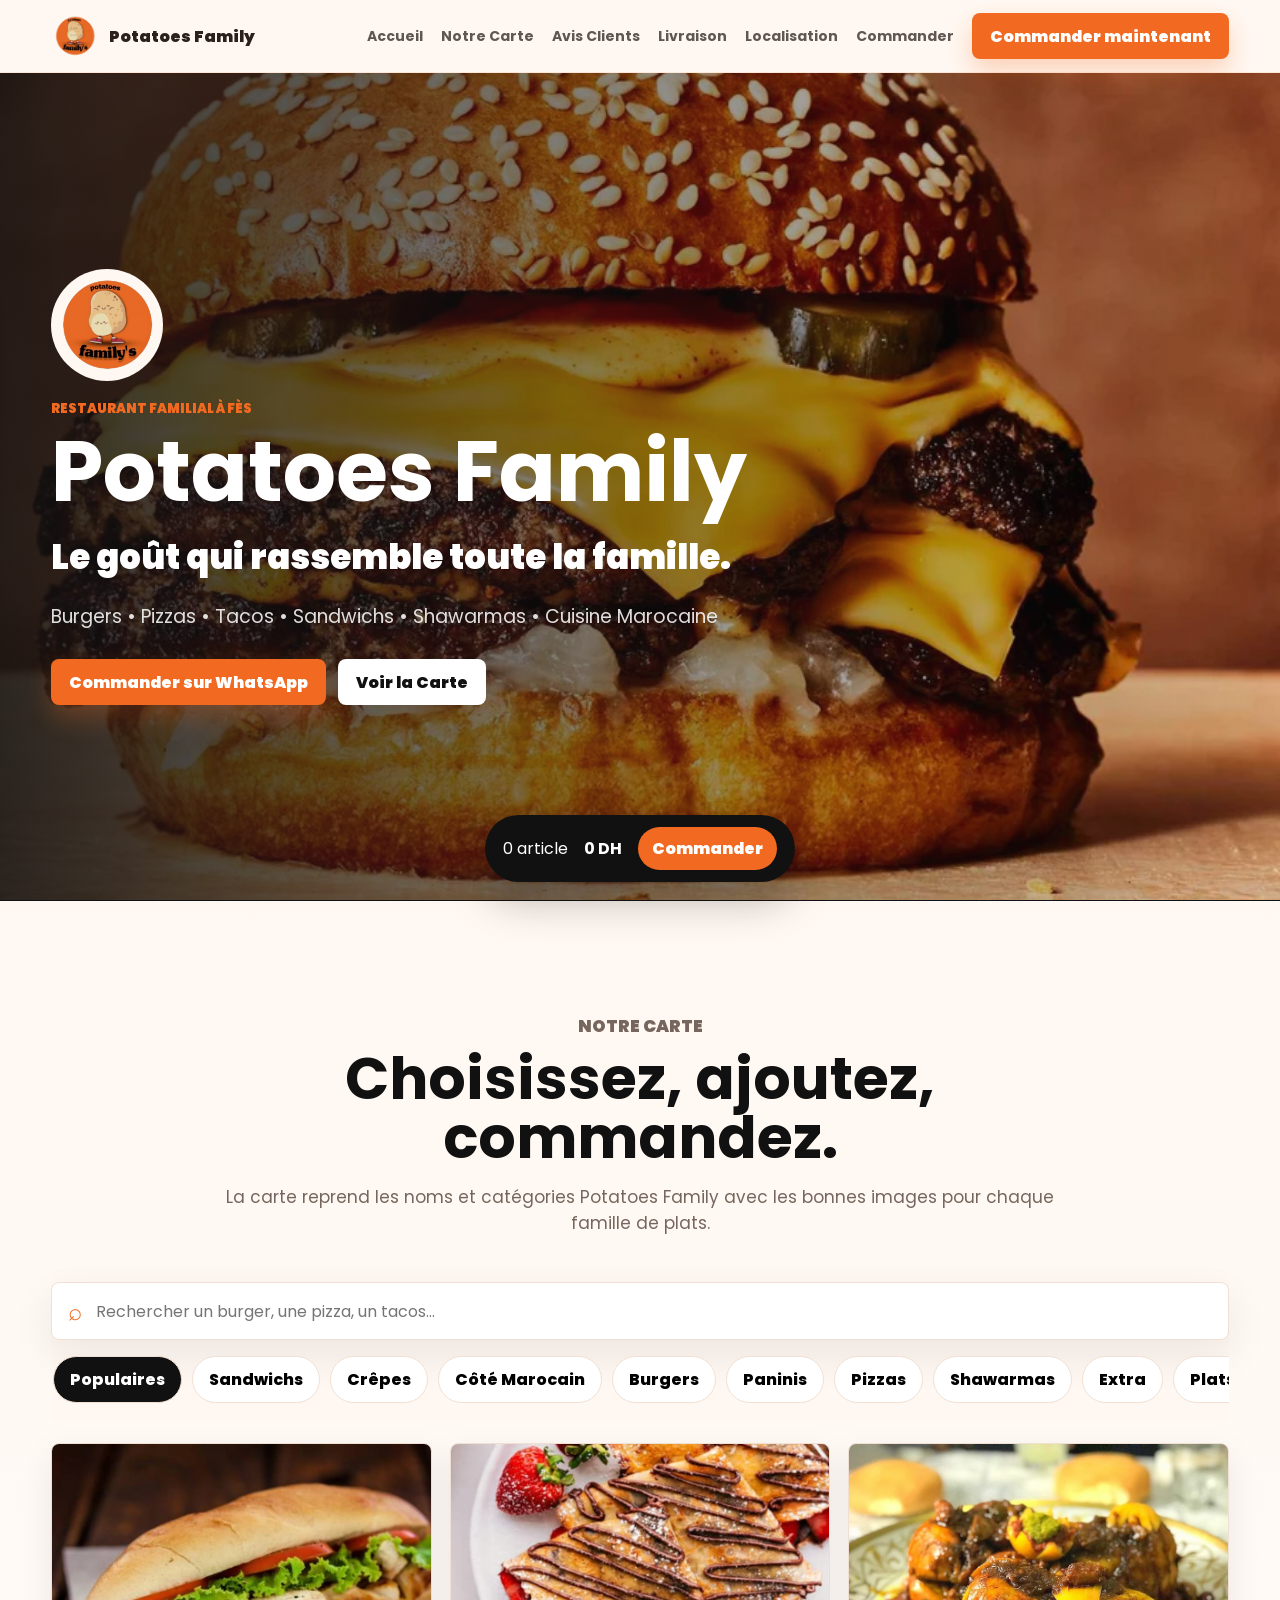
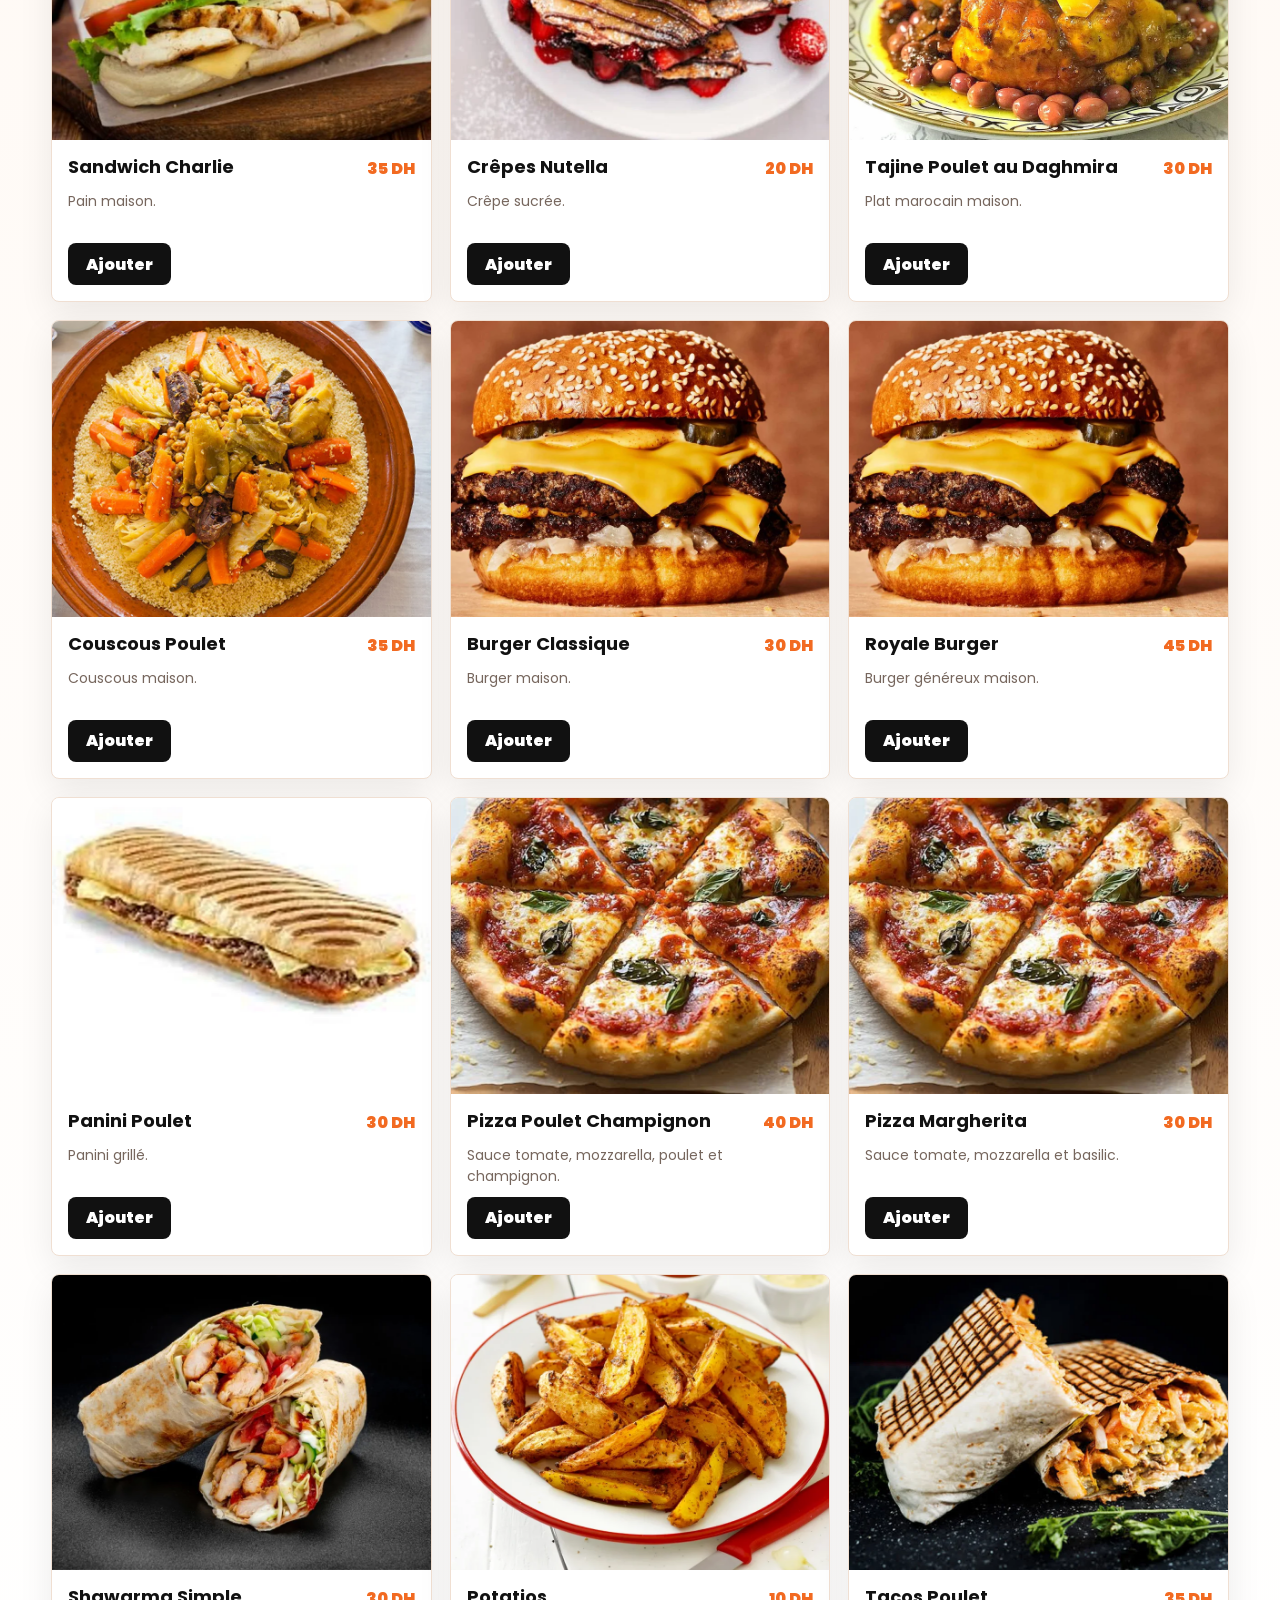
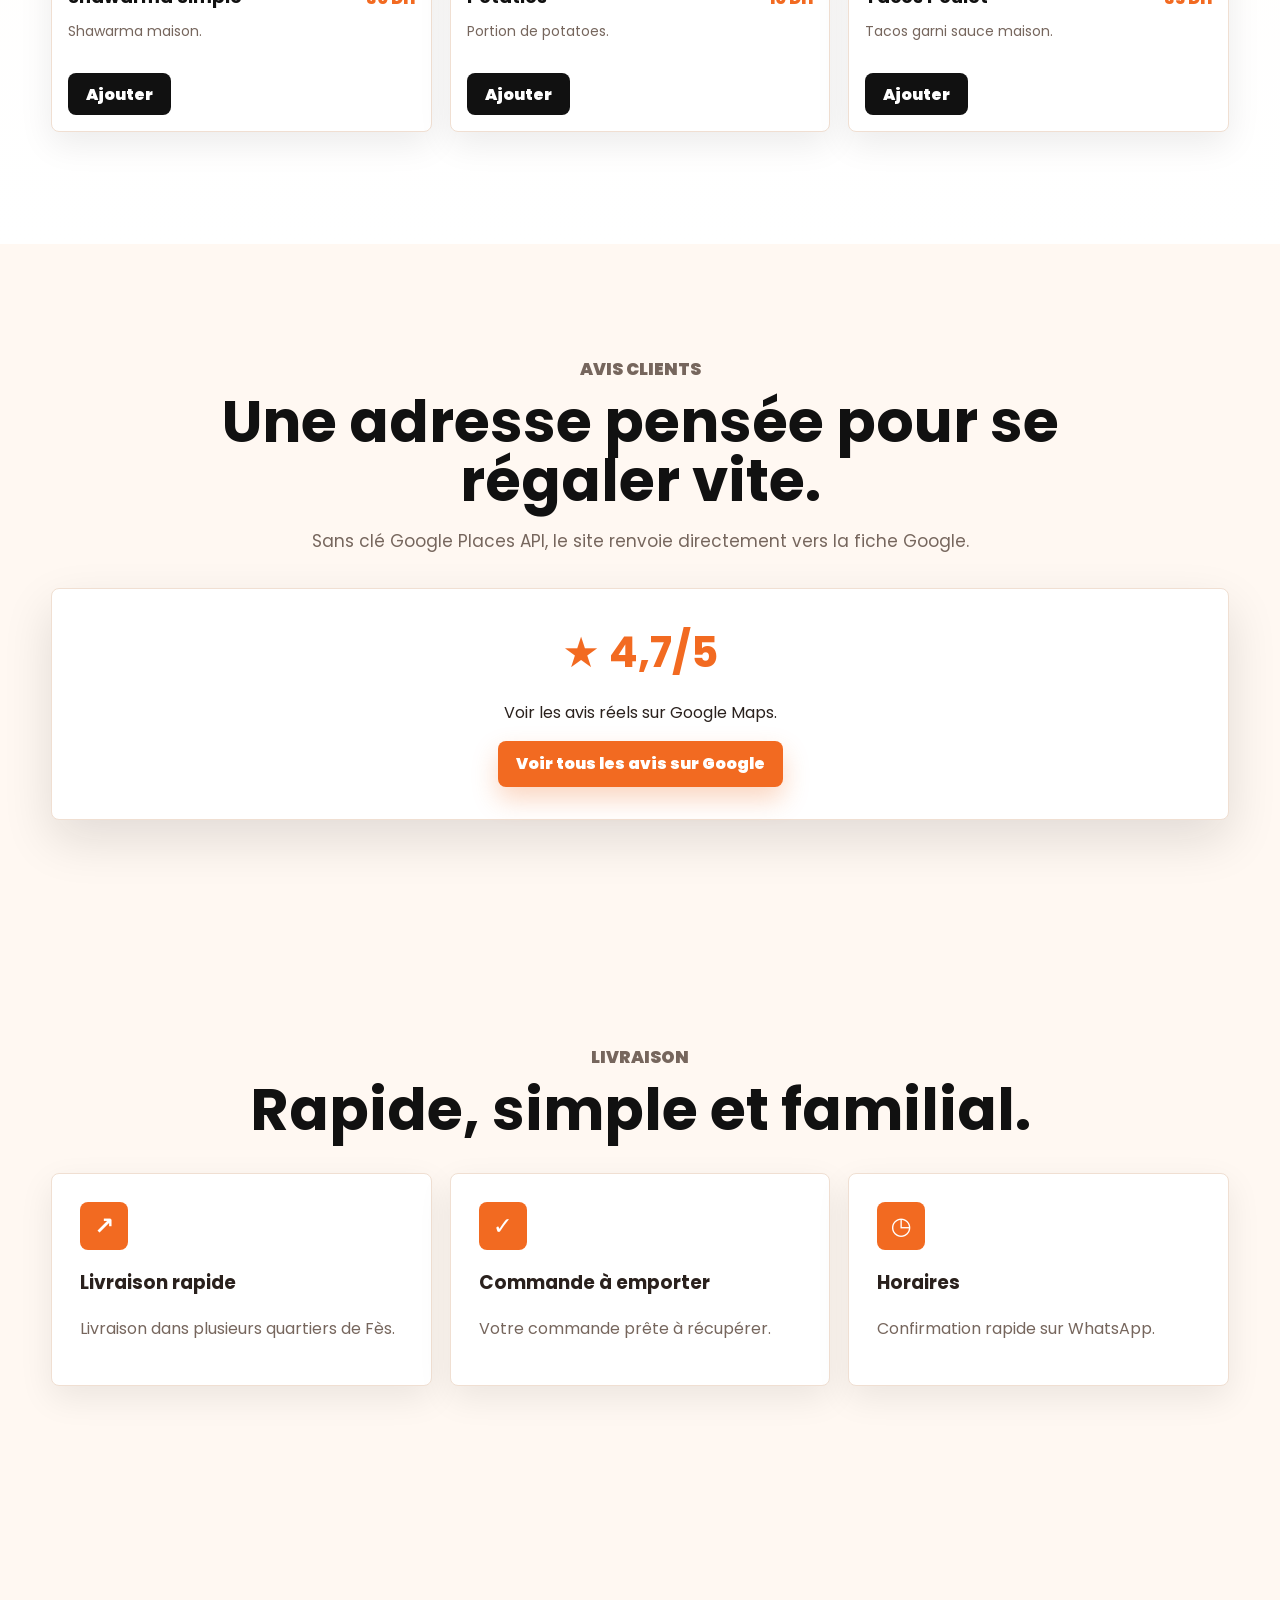
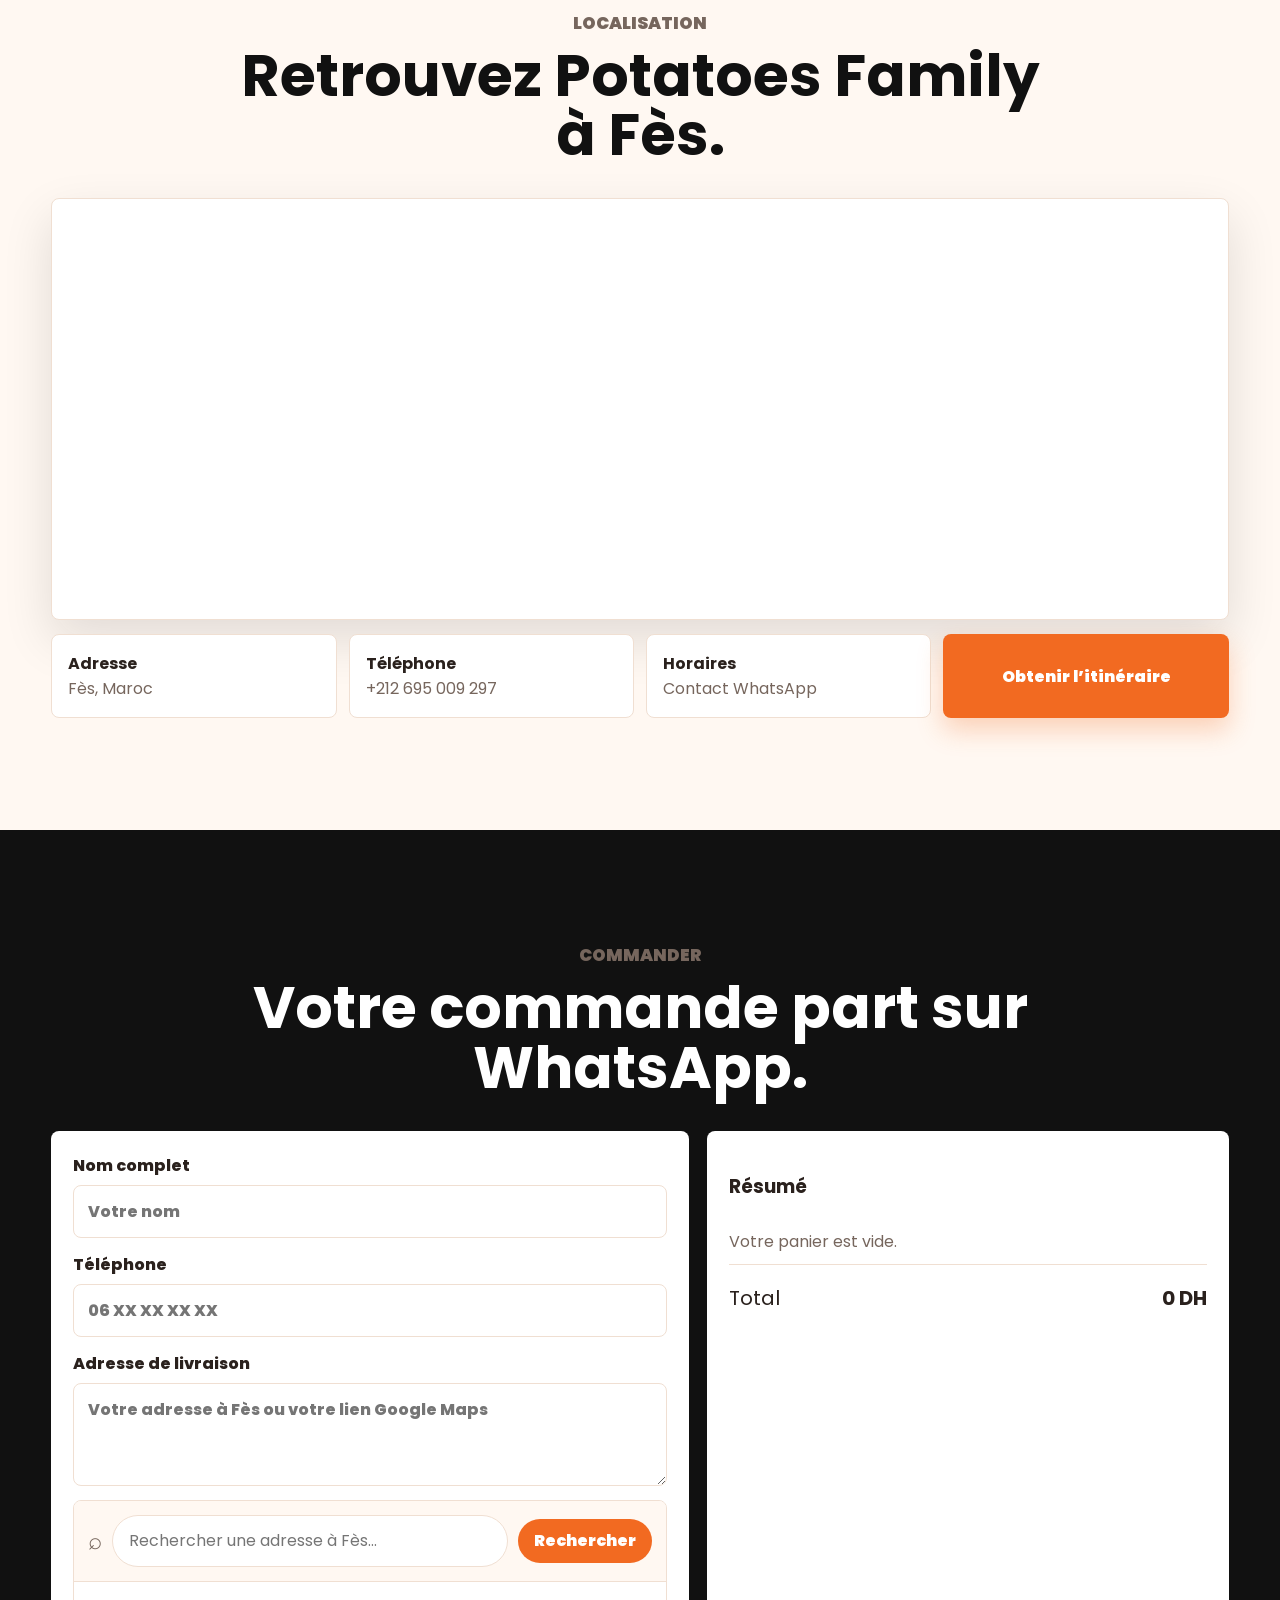
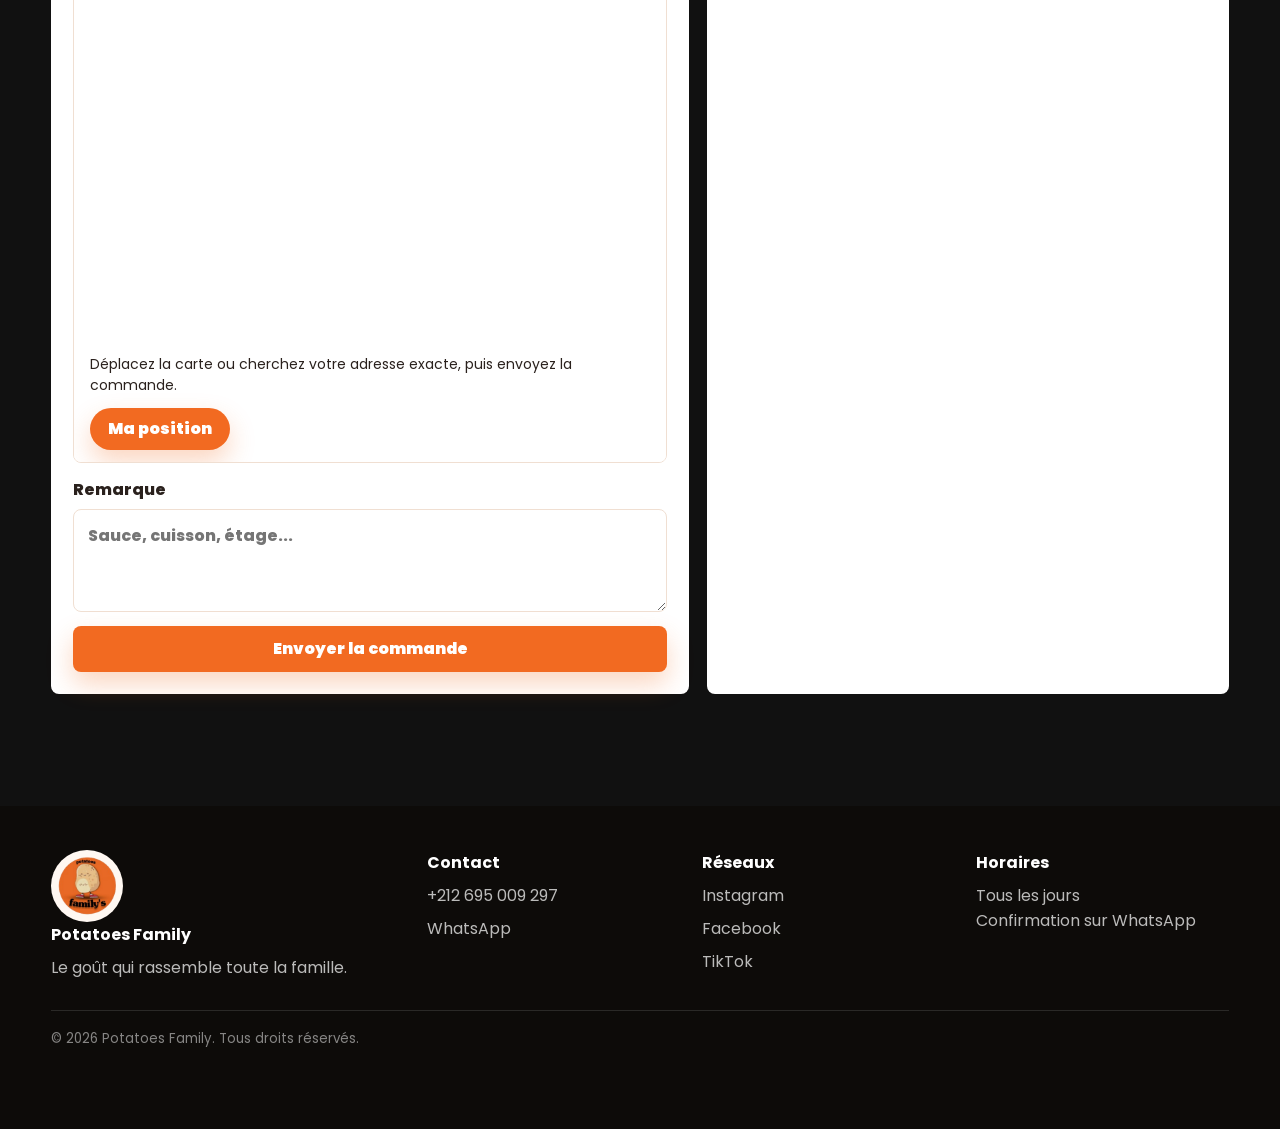
<file: index.html>
<!doctype html><html lang="fr"><head><meta charset="utf-8"><meta name="viewport" content="width=device-width, initial-scale=1"><title>Potatoes Family | Restaurant à Fès</title><meta name="description" content="Potatoes Family à Fès : burgers, pizzas, tacos, sandwichs, shawarmas, cuisine marocaine et commande rapide sur WhatsApp."><meta property="og:title" content="Potatoes Family | Restaurant à Fès"><meta property="og:description" content="Consultez la carte Potatoes Family et commandez rapidement via WhatsApp."><meta property="og:type" content="website"><meta property="og:image" content="assets/logo/potatoes-family.png"><link rel="icon" href="assets/logo/potatoes-family.png"><link rel="preconnect" href="https://fonts.googleapis.com"><link rel="preconnect" href="https://fonts.gstatic.com" crossorigin><link href="https://fonts.googleapis.com/css2?family=Poppins:wght@400;500;600;700;800;900&display=swap" rel="stylesheet"><link rel="stylesheet" href="style.css"></head><body><header class="site-header"><a class="brand" href="#accueil"><img src="assets/logo/potatoes-family.png" alt="Logo Potatoes Family"><span>Potatoes Family</span></a><button class="nav-toggle" type="button" aria-label="Ouvrir le menu">☰</button><nav class="main-nav"><a href="#accueil">Accueil</a><a href="#carte">Notre Carte</a><a href="#avis">Avis Clients</a><a href="#livraison">Livraison</a><a href="#localisation">Localisation</a><a href="#commander">Commander</a></nav><a class="header-cta" href="#commander">Commander maintenant</a></header><main><section class="hero" id="accueil"><div class="hero-bg"></div><div class="hero-content reveal"><img class="hero-logo" src="assets/logo/potatoes-family.png" alt="Potatoes Family"><p class="eyebrow">Restaurant familial à Fès</p><h1>Potatoes Family</h1><p class="hero-slogan">Le goût qui rassemble toute la famille.</p><p class="hero-subtitle">Burgers • Pizzas • Tacos • Sandwichs • Shawarmas • Cuisine Marocaine</p><div class="hero-actions"><a class="btn btn-primary" href="#commander">Commander sur WhatsApp</a><a class="btn btn-light" href="#carte">Voir la Carte</a></div></div></section><section class="section menu-section" id="carte"><div class="section-head reveal"><p class="eyebrow">Notre carte</p><h2>Choisissez, ajoutez, commandez.</h2><p>La carte reprend les noms et catégories Potatoes Family avec les bonnes images pour chaque famille de plats.</p></div><div class="menu-tools reveal"><label class="search-box"><span>⌕</span><input id="searchInput" type="search" placeholder="Rechercher un burger, une pizza, un tacos..."></label><div class="category-track" id="categoryTrack"></div></div><div class="menu-grid" id="menuGrid"></div></section><section class="section reviews" id="avis"><div class="section-head reveal"><p class="eyebrow">Avis clients</p><h2>Une adresse pensée pour se régaler vite.</h2><p>Sans clé Google Places API, le site renvoie directement vers la fiche Google.</p></div><div class="review-panel reveal"><strong>★ 4,7/5</strong><p>Voir les avis réels sur Google Maps.</p><a class="btn btn-primary" href="https://www.google.com/maps/search/?api=1&query=Potatoes%20Family%20Fes" target="_blank" rel="noopener noreferrer">Voir tous les avis sur Google</a></div></section><section class="section delivery" id="livraison"><div class="section-head reveal"><p class="eyebrow">Livraison</p><h2>Rapide, simple et familial.</h2></div><div class="feature-grid"><article class="feature-card reveal"><span>↗</span><h3>Livraison rapide</h3><p>Livraison dans plusieurs quartiers de Fès.</p></article><article class="feature-card reveal"><span>✓</span><h3>Commande à emporter</h3><p>Votre commande prête à récupérer.</p></article><article class="feature-card reveal"><span>◷</span><h3>Horaires</h3><p>Confirmation rapide sur WhatsApp.</p></article></div></section><section class="section location" id="localisation"><div class="section-head reveal"><p class="eyebrow">Localisation</p><h2>Retrouvez Potatoes Family à Fès.</h2></div><div class="map-wrap reveal"><iframe title="Carte Potatoes Family Fès" loading="lazy" src="https://www.google.com/maps?q=Potatoes%20Family%20Fes%20Maroc&output=embed"></iframe></div><div class="info-strip reveal"><p><strong>Adresse</strong><span>Fès, Maroc</span></p><p><strong>Téléphone</strong><span>+212 695 009 297</span></p><p><strong>Horaires</strong><span>Contact WhatsApp</span></p><a class="btn btn-primary" href="https://www.google.com/maps/search/?api=1&query=Potatoes%20Family%20Fes%20Maroc" target="_blank" rel="noopener noreferrer">Obtenir l’itinéraire</a></div></section><section class="section order" id="commander"><div class="section-head reveal"><p class="eyebrow">Commander</p><h2>Votre commande part sur WhatsApp.</h2></div><div class="order-layout reveal"><form class="order-form" id="orderForm"><label>Nom complet<input id="customerName" type="text" placeholder="Votre nom"></label><label>Téléphone<input id="customerPhone" type="tel" placeholder="06 XX XX XX XX"></label><label>Adresse de livraison<textarea id="customerAddress" rows="3" placeholder="Votre adresse à Fès ou votre lien Google Maps"></textarea></label><div class="order-map"><div class="delivery-map-search"><span aria-hidden="true">⌕</span><input id="deliveryMapSearch" type="search" placeholder="Rechercher une adresse à Fès..."><button id="deliveryMapSearchBtn" type="button">Rechercher</button></div><iframe id="deliveryMapFrame" title="Choisir une adresse de livraison à Fès" loading="lazy" src="https://www.google.com/maps?q=F%C3%A8s%20Maroc&output=embed"></iframe><div class="map-actions"><p>Déplacez la carte ou cherchez votre adresse exacte, puis envoyez la commande.</p><button class="btn btn-primary" id="useLocationBtn" type="button">Ma position</button></div></div><label>Remarque<textarea id="customerNote" rows="3" placeholder="Sauce, cuisson, étage..."></textarea></label><button class="btn btn-primary" type="submit">Envoyer la commande</button></form><aside class="order-summary"><h3>Résumé</h3><div id="summaryItems"></div><div class="summary-total"><span>Total</span><strong id="summaryTotal">0 DH</strong></div></aside></div></section></main><button class="floating-cart" id="floatingCart" type="button"><span id="cartCount">0 article</span><strong id="cartTotal">0 DH</strong><em>Commander</em></button><footer class="site-footer"><div><img src="assets/logo/potatoes-family.png" alt="Logo Potatoes Family"><strong>Potatoes Family</strong><p>Le goût qui rassemble toute la famille.</p></div><div><strong>Contact</strong><a href="tel:+212695009297">+212 695 009 297</a><a href="https://wa.me/212695009297" target="_blank" rel="noopener noreferrer">WhatsApp</a></div><div><strong>Réseaux</strong><a href="https://www.instagram.com/potatoes_family15/" target="_blank" rel="noopener noreferrer">Instagram</a><a href="#accueil">Facebook</a><a href="#accueil">TikTok</a></div><div><strong>Horaires</strong><p>Tous les jours<br>Confirmation sur WhatsApp</p></div><small>© 2026 Potatoes Family. Tous droits réservés.</small></footer><script src="script.js"></script></body></html>
</file>
<file: style.css>
:root{--orange:#f26a21;--black:#111;--cream:#fff8f2;--gold:#f5c542;--white:#fff;--ink:#2a211d;--muted:#76665d;--line:#f0dfd2;--shadow:0 20px 50px rgba(17,17,17,.12);--radius:8px}*{box-sizing:border-box}html{scroll-behavior:smooth}body{margin:0;font-family:Poppins,system-ui,sans-serif;background:var(--cream);color:var(--ink)}a{text-decoration:none;color:inherit}img{max-width:100%;display:block}button,input,textarea{font:inherit}.site-header{position:sticky;top:0;z-index:50;display:flex;align-items:center;gap:18px;padding:12px clamp(16px,4vw,56px);background:rgba(255,248,242,.94);backdrop-filter:blur(18px);border-bottom:1px solid rgba(242,106,33,.12)}.brand{display:flex;align-items:center;gap:10px;font-weight:900;margin-right:auto}.brand img{width:48px;height:48px;border-radius:50%;object-fit:contain}.main-nav{display:flex;gap:18px;font-size:14px;font-weight:700}.main-nav a{opacity:.75}.main-nav a:hover{opacity:1;color:var(--orange)}.header-cta,.btn{display:inline-flex;align-items:center;justify-content:center;border:0;border-radius:var(--radius);min-height:46px;padding:0 18px;font-weight:900;cursor:pointer;transition:.2s ease}.header-cta,.btn-primary{background:var(--orange);color:#fff;box-shadow:0 12px 26px rgba(242,106,33,.28)}.btn:hover,.header-cta:hover{transform:translateY(-2px)}.btn-light{background:#fff;color:var(--black)}.nav-toggle{display:none;background:#fff;border:1px solid var(--line);border-radius:8px;width:44px;height:44px}.hero{min-height:calc(100vh - 72px);position:relative;display:grid;align-items:center;overflow:hidden;background:#111;color:#fff;padding:80px clamp(16px,4vw,56px)}.hero-bg{position:absolute;inset:-4%;background:url('assets/images/smash-burger.webp') center/cover fixed;filter:saturate(1.08)}.hero:after{content:"";position:absolute;inset:0;background:linear-gradient(90deg,rgba(17,17,17,.88),rgba(17,17,17,.48),rgba(17,17,17,.12))}.hero-content{position:relative;z-index:1;max-width:760px}.hero-logo{width:112px;height:112px;border-radius:50%;object-fit:contain;background:#fff8f2;margin-bottom:18px}.eyebrow{text-transform:uppercase;font-size:13px;font-weight:900;color:var(--orange);margin:0 0 10px}.hero h1,.section-head h2{font-size:clamp(38px,7vw,84px);line-height:1.02;margin:0}.hero-slogan{font-size:clamp(22px,3vw,34px);font-weight:900;margin:18px 0 8px}.hero-subtitle{font-size:clamp(15px,2vw,19px);color:rgba(255,255,255,.86)}.hero-actions{display:flex;gap:12px;flex-wrap:wrap;margin-top:28px}.section{padding:clamp(64px,9vw,112px) clamp(16px,4vw,56px)}.section-head{max-width:850px;margin:0 auto 34px;text-align:center}.section-head h2{font-size:clamp(32px,5vw,58px);color:var(--black)}.section-head p{color:var(--muted);font-size:17px}.menu-section{background:linear-gradient(180deg,#fff8f2,#fff)}.menu-tools{position:sticky;top:73px;z-index:20;max-width:1180px;margin:0 auto 22px;padding:12px 0 16px;background:rgba(255,248,242,.96);backdrop-filter:blur(14px)}.search-box{display:flex;align-items:center;gap:12px;height:58px;padding:0 16px;background:#fff;border:1px solid var(--line);border-radius:8px;box-shadow:0 16px 40px rgba(17,17,17,.08)}.search-box span{font-size:24px;color:var(--orange)}.search-box input{width:100%;height:100%;border:0;outline:0;background:transparent}.category-track{display:flex;gap:10px;overflow:auto;padding:16px 2px 2px;scrollbar-width:none}.category-track::-webkit-scrollbar{display:none}.chip{flex:0 0 auto;border:1px solid var(--line);background:#fff;border-radius:999px;padding:10px 16px;font-weight:800;cursor:pointer}.chip.active{background:#111;color:#fff}.menu-grid{max-width:1180px;margin:0 auto;display:grid;grid-template-columns:repeat(3,minmax(0,1fr));gap:18px}.menu-card{background:#fff;border:1px solid var(--line);border-radius:8px;overflow:hidden;box-shadow:0 12px 34px rgba(17,17,17,.08);display:flex;flex-direction:column;transition:.2s ease}.menu-card:hover{transform:translateY(-3px);box-shadow:var(--shadow)}.media-frame{width:100%;aspect-ratio:1.28/1;background:#f5eadf;overflow:hidden}.media-frame img{width:100%;height:100%;object-fit:cover;object-position:center}.menu-body{padding:16px;display:flex;flex-direction:column;gap:10px;flex:1}.menu-meta{display:flex;justify-content:space-between;gap:12px}.menu-meta h3{font-size:18px;line-height:1.22;margin:0;color:#111}.price{font-weight:900;color:var(--orange);white-space:nowrap}.menu-body p{margin:0;color:var(--muted);font-size:14px;line-height:1.5;min-height:42px}.add-row{margin-top:auto}.add-btn,.qty button{border:0;border-radius:8px;height:42px;font-weight:900;cursor:pointer}.add-btn{background:#111;color:#fff;padding:0 18px}.qty{display:inline-flex;align-items:center;gap:10px;background:#fff4eb;border:1px solid #ffd6bd;border-radius:8px;padding:4px}.qty button{width:34px;background:var(--orange);color:#fff}.qty strong{min-width:24px;text-align:center}.review-panel,.order-layout,.map-wrap,.info-strip{max-width:1180px;margin:0 auto}.review-panel{background:#fff;border:1px solid var(--line);border-radius:8px;padding:32px;text-align:center;box-shadow:var(--shadow)}.review-panel strong{font-size:42px;color:var(--orange)}.feature-grid{max-width:1180px;margin:0 auto;display:grid;grid-template-columns:repeat(3,1fr);gap:18px}.feature-card{background:#fff;border:1px solid var(--line);border-radius:8px;padding:28px;box-shadow:0 12px 34px rgba(17,17,17,.08)}.feature-card span{display:grid;place-items:center;width:48px;height:48px;background:var(--orange);color:#fff;border-radius:8px;font-size:24px;font-weight:900}.feature-card p{color:var(--muted)}.map-wrap{border-radius:8px;overflow:hidden;border:1px solid var(--line);box-shadow:var(--shadow);background:#fff}.map-wrap iframe{width:100%;height:420px;border:0;display:block}.info-strip{display:grid;grid-template-columns:repeat(4,1fr);gap:12px;margin-top:14px}.info-strip p{margin:0;background:#fff;border:1px solid var(--line);border-radius:8px;padding:16px}.info-strip strong,.info-strip span{display:block}.info-strip span{color:var(--muted)}.order{background:#111;color:#fff}.order .section-head h2{color:#fff}.order-layout{display:grid;grid-template-columns:1.1fr .9fr;gap:18px}.order-form,.order-summary{background:#fff;color:var(--ink);border-radius:8px;padding:22px}.order-form{display:grid;gap:14px}.order-form label{display:grid;gap:7px;font-weight:800}.order-form input,.order-form textarea{border:1px solid var(--line);border-radius:8px;padding:13px 14px;outline:0;resize:vertical}.order-form input:focus,.order-form textarea:focus{border-color:var(--orange);box-shadow:0 0 0 4px rgba(242,106,33,.13)}.summary-line{display:flex;justify-content:space-between;gap:12px;padding:10px 0;border-bottom:1px solid var(--line);color:var(--muted)}.summary-total{display:flex;justify-content:space-between;margin-top:18px;font-size:20px}.floating-cart{position:fixed;left:50%;bottom:18px;transform:translateX(-50%);z-index:60;border:0;border-radius:999px;background:#111;color:#fff;display:flex;align-items:center;gap:16px;padding:12px 18px;box-shadow:0 18px 40px rgba(17,17,17,.28);cursor:pointer}.floating-cart em{font-style:normal;background:var(--orange);border-radius:999px;padding:9px 14px;font-weight:900}.site-footer{background:#0d0b09;color:#fff;padding:44px clamp(16px,4vw,56px) 80px;display:grid;grid-template-columns:1.4fr repeat(3,1fr);gap:22px}.site-footer img{width:72px;height:72px;border-radius:50%;object-fit:contain;background:#fff8f2}.site-footer a,.site-footer p{display:block;color:rgba(255,255,255,.72);margin:8px 0}.site-footer small{grid-column:1/-1;color:rgba(255,255,255,.5);border-top:1px solid rgba(255,255,255,.12);padding-top:18px}.reveal{opacity:0;transform:translateY(18px);transition:.55s ease}.reveal.visible{opacity:1;transform:none}@media(max-width:980px){.main-nav,.header-cta{display:none}.nav-toggle{display:block}.main-nav.open{position:absolute;display:grid;left:16px;right:16px;top:76px;background:#fff;border:1px solid var(--line);border-radius:8px;padding:16px;box-shadow:var(--shadow)}.menu-grid{grid-template-columns:repeat(2,minmax(0,1fr))}.feature-grid,.order-layout,.info-strip,.site-footer{grid-template-columns:1fr}.hero-bg{background-attachment:scroll}}@media(max-width:640px){.site-header{padding:10px 14px}.brand span{font-size:15px}.brand img{width:42px;height:42px}.section{padding:58px 14px}.hero{min-height:760px}.hero:after{background:linear-gradient(180deg,rgba(17,17,17,.62),rgba(17,17,17,.88))}.hero-content{align-self:end}.hero-actions .btn{width:100%}.menu-tools{top:63px}.menu-grid{grid-template-columns:1fr}.media-frame{aspect-ratio:1.36/1}.floating-cart{width:calc(100% - 28px);justify-content:space-between}.map-wrap iframe{height:340px}}.add-btn.disabled{background:#8a817c;cursor:not-allowed}.price{min-width:max-content}.order-map{border:1px solid var(--line);border-radius:8px;overflow:hidden;background:#fff}.delivery-map-search{display:grid;grid-template-columns:auto 1fr auto;align-items:center;gap:10px;padding:14px;background:#fff8f2;border-bottom:1px solid var(--line)}.delivery-map-search span{font-size:24px;color:var(--muted)}.delivery-map-search input{height:52px;border:1px solid var(--line);border-radius:999px;padding:0 16px;outline:0;background:#fff}.delivery-map-search input:focus{border-color:var(--orange);box-shadow:0 0 0 4px rgba(242,106,33,.13)}.delivery-map-search button{height:44px;border:0;border-radius:999px;background:var(--orange);color:#fff;font-weight:900;padding:0 16px;cursor:pointer}.order-map iframe{display:block;width:100%;height:360px;border:0}.map-actions{display:flex;align-items:center;justify-content:space-between;gap:12px;flex-wrap:wrap;padding:12px 16px;background:#fff}.map-actions p{margin:0;color:var(--ink);font-size:14px}.map-actions .btn{min-height:42px;border-radius:999px}@media(max-width:640px){.delivery-map-search{grid-template-columns:auto 1fr}.delivery-map-search button{grid-column:1/-1}.order-map iframe{height:320px}}
</file>
